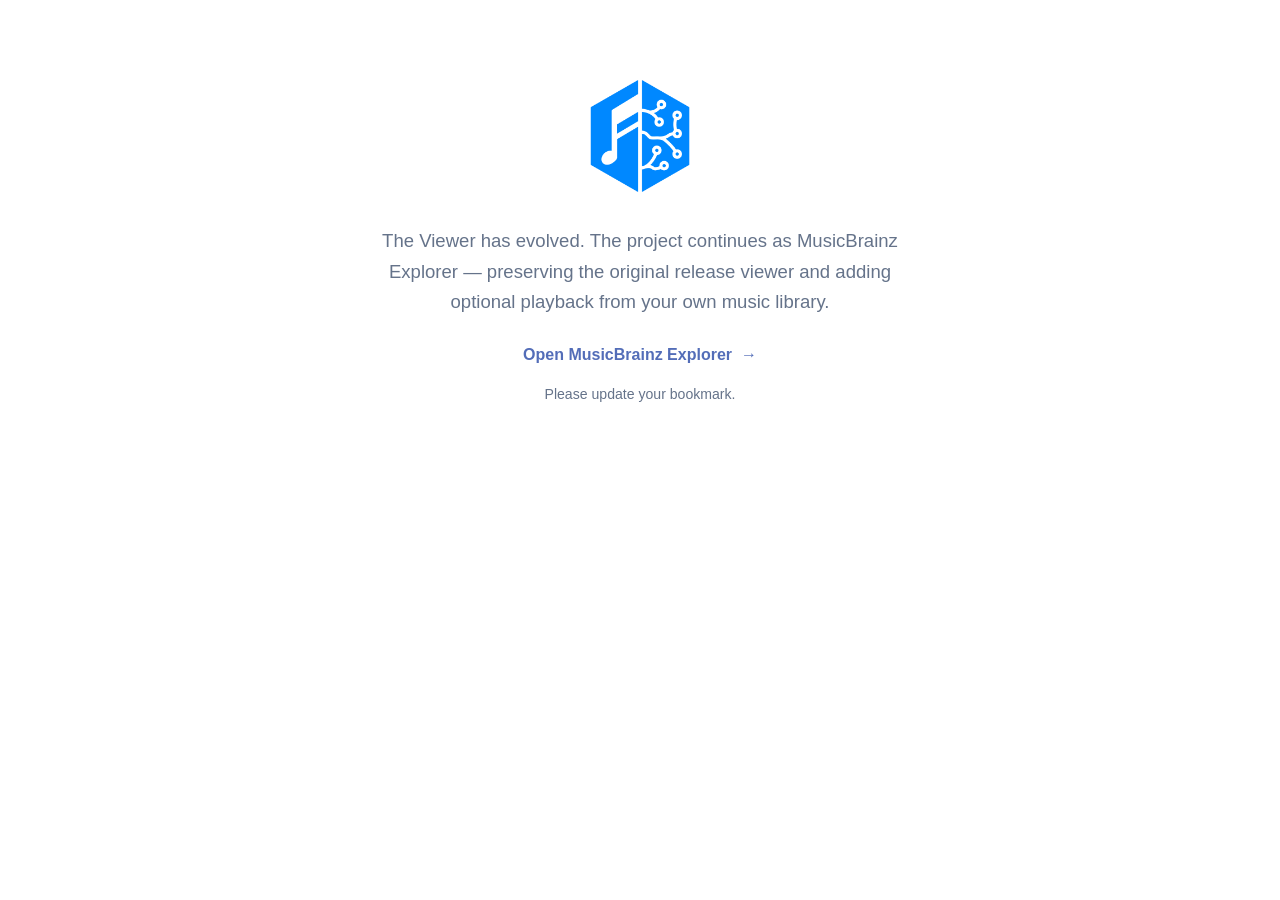
<file: index.html>
<!doctype html>
<html lang="en">

<head>
  <meta charset="utf-8">
  <meta name="viewport" content="width=device-width, initial-scale=1">
  <meta name="description" content="MusicBrainz Release Viewer continues as MusicBrainz Explorer, with the original viewer and optional playback from your own music library.">
  <meta name="author" content="György Hild">

  <meta property="og:title" content="MusicBrainz Release Viewer has evolved">
  <meta property="og:description" content="Continue with MusicBrainz Explorer — explore releases and optionally play your own music library.">
  <meta property="og:type" content="website">
  <meta property="og:url" content="https://hildgyorgy.github.io/mb-release-viewer/">
  <meta property="og:image" content="https://hildgyorgy.github.io/mb-release-viewer/apple-touch-icon.png">

  <title>MusicBrainz Release Viewer has evolved</title>
  <link rel="canonical" href="https://hildgyorgy.github.io/mb-explorer/">
  <link rel="icon" href="favicon.ico">
  <link rel="icon" type="image/png" sizes="32x32" href="./favicon-32x32.png">
  <link rel="icon" type="image/png" sizes="16x16" href="./favicon-16x16.png">
  <link rel="apple-touch-icon" sizes="180x180" href="./apple-touch-icon.png">

  <style>
    :root {
      color-scheme: light dark;
      --background: #ffffff;
      --text: #13294b;
      --muted: #65738a;
      --link: #536db8;
    }

    * {
      box-sizing: border-box;
    }

    html,
    body {
      min-height: 100%;
      margin: 0;
    }

    body {
      display: grid;
      place-items: center;
      padding: 32px 20px;
      background: var(--background);
      color: var(--text);
      font-family: -apple-system, BlinkMacSystemFont, "Segoe UI", sans-serif;
      text-align: center;
    }

    main {
      width: min(100%, 660px);
    }

    .card {
      padding: clamp(24px, 6vw, 48px);
    }

    .logo {
      display: block;
      width: 112px;
      height: 112px;
      margin: 0 auto 34px;
      object-fit: contain;
    }

    h1 {
      margin: 0;
      font-size: clamp(1rem, 2.5vw, 1.16rem);
      font-weight: 400;
      line-height: 1.65;
      color: var(--muted);
    }

    .explorer-link {
      display: inline-block;
      margin-top: 28px;
      color: var(--link);
      font-weight: 700;
      text-decoration: none;
      transition: color 160ms ease;
    }

    .explorer-link:hover {
      color: color-mix(in srgb, var(--link) 76%, var(--text));
    }

    .explorer-link:focus-visible {
      outline: 2px solid var(--link);
      outline-offset: 4px;
    }

    .bookmark-note {
      margin: 22px 0 0;
      color: var(--muted);
      font-size: 0.88rem;
    }

    @media (prefers-color-scheme: dark) {
      :root {
        --background: #090c11;
        --text: #eef2fb;
        --muted: #a8b0c0;
        --link: #8da7ed;
      }
    }

    @media (prefers-reduced-motion: reduce) {
      .explorer-link {
        transition: none;
      }
    }

    @media (max-width: 520px) {
      body {
        padding: 18px;
      }

      .logo {
        width: 92px;
        height: 92px;
        margin-bottom: 28px;
      }
    }
  </style>
</head>

<body>
  <main>
    <section class="card" aria-labelledby="page-title">
      <img class="logo" src="./assets/icons/MB_go.png" alt="MusicBrainz Explorer logo">
      <h1 id="page-title">
        The Viewer has evolved. The project continues as MusicBrainz Explorer — preserving the original release viewer and adding optional playback from your own music library.
      </h1>
      <a class="explorer-link" href="https://hildgyorgy.github.io/mb-explorer/">
        Open MusicBrainz Explorer&nbsp; →
      </a>
      <p class="bookmark-note">Please update your bookmark.</p>
    </section>
  </main>
</body>

</html>
</file>
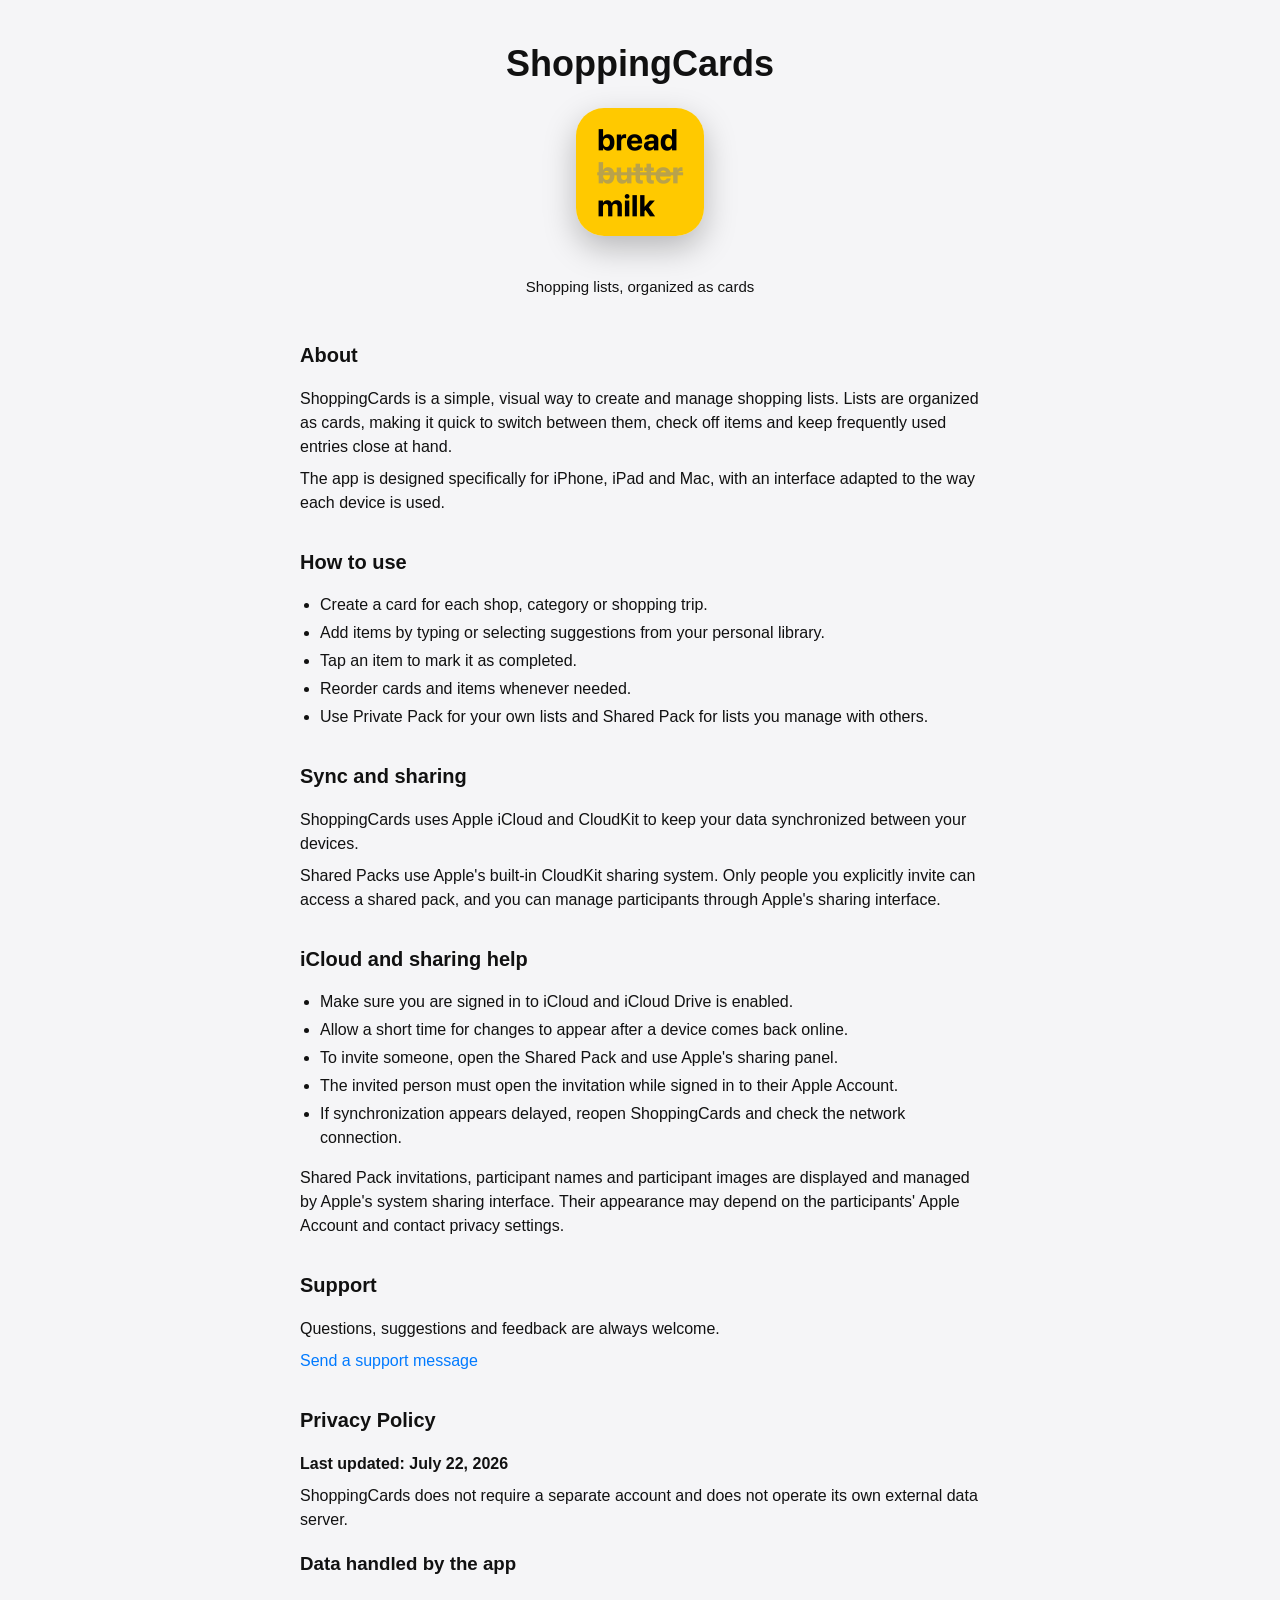
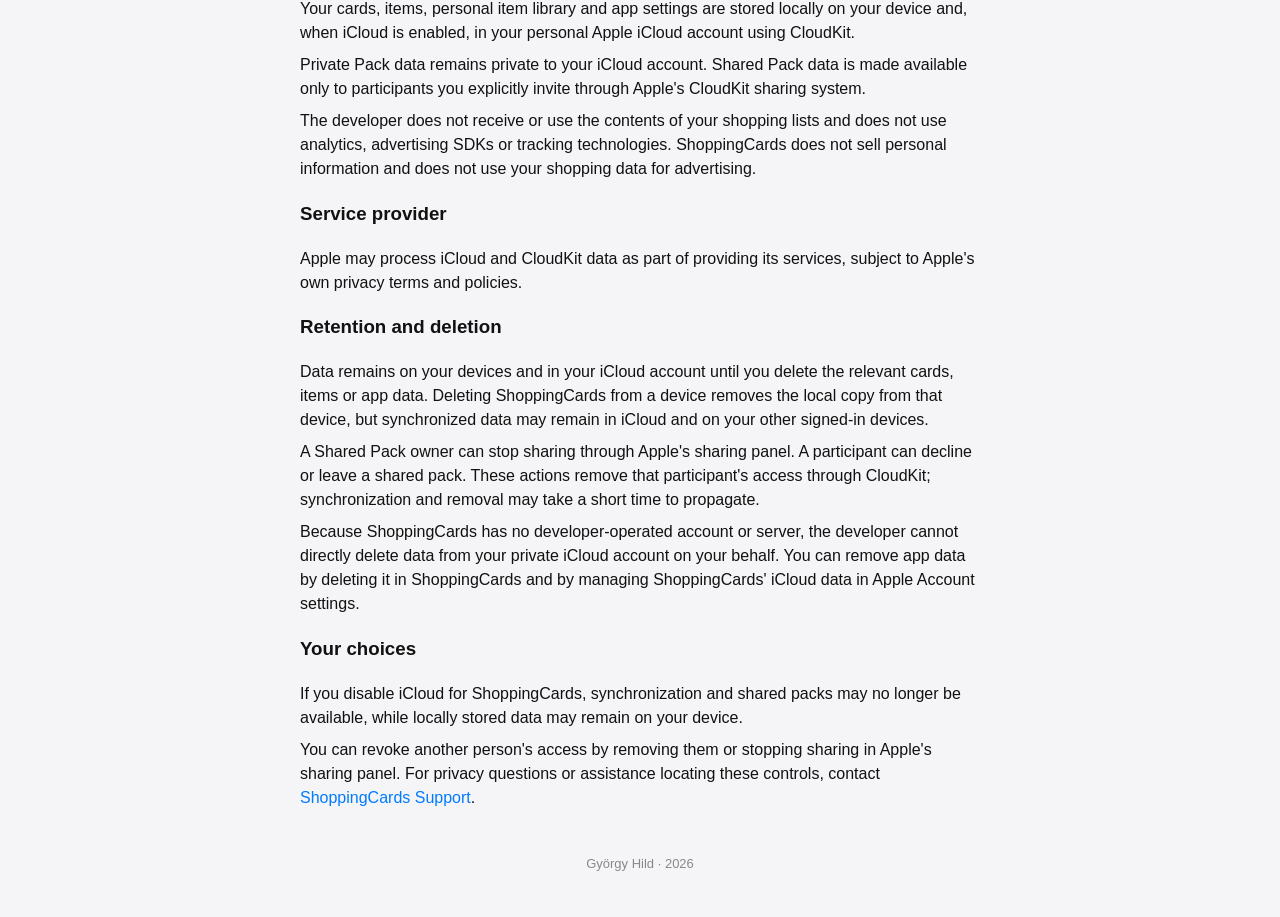
<file: shoppingcards-support.html>
<!DOCTYPE html>
<html lang="en">

<head>
    <meta charset="UTF-8">
    <meta name="viewport" content="width=device-width, initial-scale=1.0">
    <title>ShoppingCards Support</title>

    <style>
        :root {
            color-scheme: light dark;
        }

        body {
            font-family: -apple-system, BlinkMacSystemFont, "Segoe UI", Roboto, sans-serif;
            line-height: 1.5;
            margin: 0;
            background: #f5f5f7;
            color: #111;
        }

        .container {
            max-width: 680px;
            margin: 0 auto;
            padding: 44px 22px;
        }

        .hero {
            text-align: center;
            margin-bottom: 42px;
        }

        .hero h1 {
            font-size: 36px;
            line-height: 1.1;
            margin: 0 0 24px;
            font-weight: 700;
        }

        .logo {
            width: 128px;
            height: 128px;
            margin: 0 auto 40px;
        }

        .logo img {
            display: block;
            width: 100%;
            height: 100%;
            border-radius: 28px;
            box-shadow: 0 12px 32px rgba(0, 0, 0, 0.25);
        }

        .subtitle {
            font-size: 15px;
            margin: 0;
            text-align: center;
        }

        h2 {
            margin-top: 32px;
            font-size: 20px;
        }

        p {
            margin: 8px 0;
        }

        ul {
            padding-left: 20px;
        }

        li {
            margin: 4px 0;
        }

        a {
            color: #007aff;
            text-decoration: none;
        }

        a:hover {
            text-decoration: underline;
        }

        .footer {
            margin-top: 44px;
            font-size: 13px;
            color: #888;
            text-align: center;
        }

        @media (prefers-color-scheme: dark) {
            body {
                background: #111;
                color: #f5f5f7;
            }

            .footer {
                color: #888;
            }
        }
    </style>
</head>

<body>
    <main class="container">
        <header class="hero">
            <h1>ShoppingCards</h1>

             <div class="logo" aria-hidden="true">
                <img src="https://hildgyorgy.github.io/mb-release-viewer/ShoppingCards.png" alt="ShoppingCards icon">
            </div>

            <p class="subtitle">Shopping lists, organized as cards</p>
        </header>

        <h2>About</h2>
        <p>
            ShoppingCards is a simple, visual way to create and manage shopping lists.
            Lists are organized as cards, making it quick to switch between them, check off items
            and keep frequently used entries close at hand.
        </p>
        <p>
            The app is designed specifically for iPhone, iPad and Mac, with an interface adapted
            to the way each device is used.
        </p>

        <h2>How to use</h2>
        <ul>
            <li>Create a card for each shop, category or shopping trip.</li>
            <li>Add items by typing or selecting suggestions from your personal library.</li>
            <li>Tap an item to mark it as completed.</li>
            <li>Reorder cards and items whenever needed.</li>
            <li>Use Private Pack for your own lists and Shared Pack for lists you manage with others.</li>
        </ul>

        <h2>Sync and sharing</h2>
        <p>
            ShoppingCards uses Apple iCloud and CloudKit to keep your data synchronized between
            your devices.
        </p>
        <p>
            Shared Packs use Apple's built-in CloudKit sharing system. Only people you explicitly
            invite can access a shared pack, and you can manage participants through Apple's
            sharing interface.
        </p>

        <h2>iCloud and sharing help</h2>
        <ul>
            <li>Make sure you are signed in to iCloud and iCloud Drive is enabled.</li>
            <li>Allow a short time for changes to appear after a device comes back online.</li>
            <li>To invite someone, open the Shared Pack and use Apple's sharing panel.</li>
            <li>The invited person must open the invitation while signed in to their Apple Account.</li>
            <li>If synchronization appears delayed, reopen ShoppingCards and check the network connection.</li>
        </ul>
        <p>
            Shared Pack invitations, participant names and participant images are displayed and
            managed by Apple's system sharing interface. Their appearance may depend on the
            participants' Apple Account and contact privacy settings.
        </p>

        <h2>Support</h2>
        <p>
            Questions, suggestions and feedback are always welcome.
        </p>
        <p>
            <a href="mailto:hild.gyorgy@freemail.hu?subject=ShoppingCards%20Support">Send a support message</a>
        </p>

        <section aria-labelledby="privacy">
            <h2 id="privacy">Privacy Policy</h2>

            <p><strong>Last updated: July 22, 2026</strong></p>

            <p>
                ShoppingCards does not require a separate account and does not operate its own
                external data server.
            </p>

            <h3>Data handled by the app</h3>

            <p>
                Your cards, items, personal item library and app settings are stored locally on
                your device and, when iCloud is enabled, in your personal Apple iCloud account
                using CloudKit.
            </p>

            <p>
                Private Pack data remains private to your iCloud account. Shared Pack data is made
                available only to participants you explicitly invite through Apple's CloudKit
                sharing system.
            </p>

            <p>
                The developer does not receive or use the contents of your shopping lists and does
                not use analytics, advertising SDKs or tracking technologies. ShoppingCards does
                not sell personal information and does not use your shopping data for advertising.
            </p>

            <h3>Service provider</h3>

            <p>
                Apple may process iCloud and CloudKit data as part of providing its services,
                subject to Apple's own privacy terms and policies.
            </p>

            <h3>Retention and deletion</h3>

            <p>
                Data remains on your devices and in your iCloud account until you delete the
                relevant cards, items or app data. Deleting ShoppingCards from a device removes
                the local copy from that device, but synchronized data may remain in iCloud and on
                your other signed-in devices.
            </p>

            <p>
                A Shared Pack owner can stop sharing through Apple's sharing panel. A participant
                can decline or leave a shared pack. These actions remove that participant's access
                through CloudKit; synchronization and removal may take a short time to propagate.
            </p>

            <p>
                Because ShoppingCards has no developer-operated account or server, the developer
                cannot directly delete data from your private iCloud account on your behalf. You
                can remove app data by deleting it in ShoppingCards and by managing ShoppingCards'
                iCloud data in Apple Account settings.
            </p>

            <h3>Your choices</h3>

            <p>
                If you disable iCloud for ShoppingCards, synchronization and shared packs may no
                longer be available, while locally stored data may remain on your device.
            </p>

            <p>
                You can revoke another person's access by removing them or stopping sharing in
                Apple's sharing panel. For privacy questions or assistance locating these controls,
                contact
                <a href="mailto:hild.gyorgy@freemail.hu?subject=ShoppingCards%20Privacy">ShoppingCards Support</a>.
            </p>
        </section>

        <div class="footer">
            György Hild · 2026
        </div>
    </main>
</body>

</html>
</file>
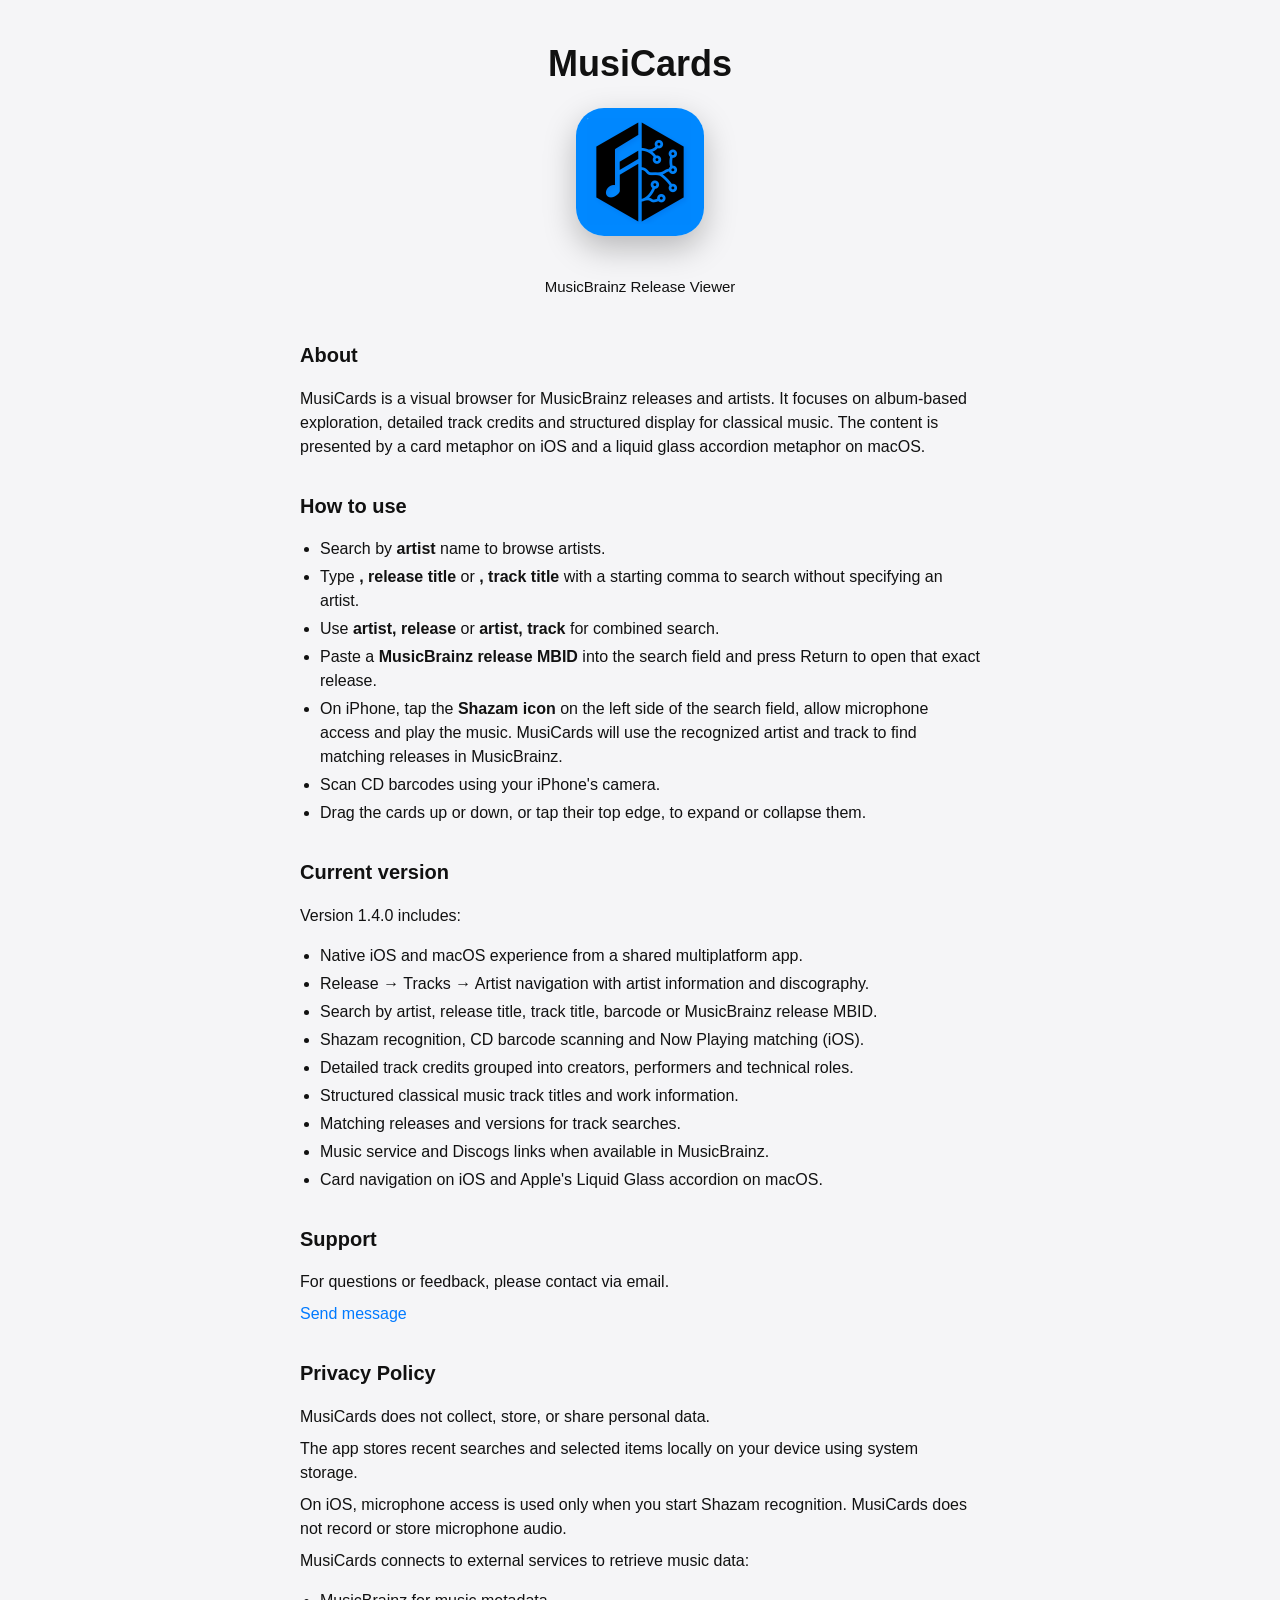
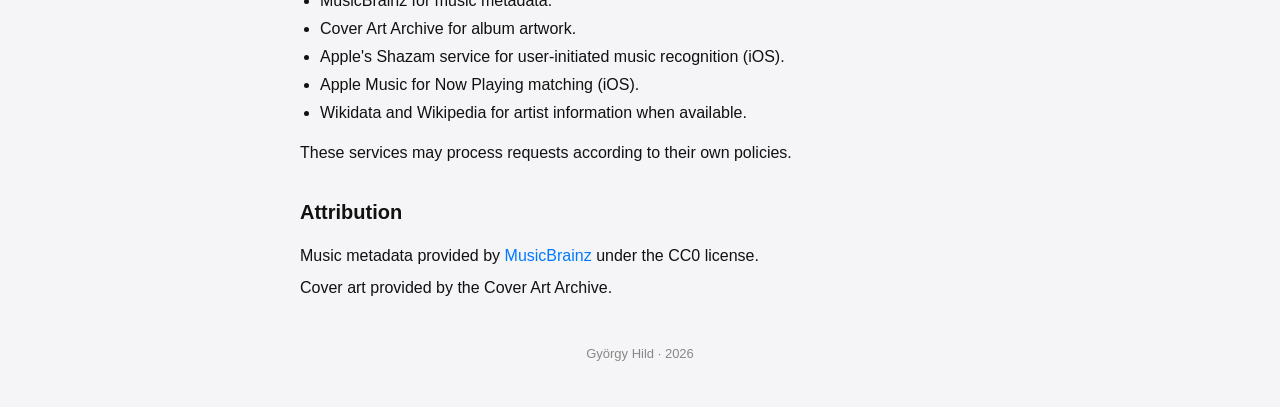
<file: support.html>
<!DOCTYPE html>
<html lang="en">

<head>
    <meta charset="UTF-8">
    <meta name="viewport" content="width=device-width, initial-scale=1.0">
    <title>MusiCards Support</title>

    <style>
        :root {
            color-scheme: light dark;
        }

        body {
            font-family: -apple-system, BlinkMacSystemFont, "Segoe UI", Roboto, sans-serif;
            line-height: 1.5;
            margin: 0;
            background: #f5f5f7;
            color: #111;
        }

        .container {
            max-width: 680px;
            margin: 0 auto;
            padding: 44px 22px;
        }

        .hero {
            text-align: center;
            margin-bottom: 42px;
        }

        .hero h1 {
            font-size: 36px;
            line-height: 1.1;
            margin: 0 0 24px;
            font-weight: 700;
        }

        .logo {
            width: 128px;
            height: 128px;
            margin: 0 auto 40px;
        }

        .logo img {
            display: block;
            width: 100%;
            height: 100%;
            border-radius: 28px;
            box-shadow: 0 12px 32px rgba(0, 0, 0, 0.25);
        }

        .subtitle {
            font-size: 15px;
            margin: 0;
            text-align: center;
        }

        h2 {
            margin-top: 32px;
            font-size: 20px;
        }

        p {
            margin: 8px 0;
        }

        ul {
            padding-left: 20px;
        }

        li {
            margin: 4px 0;
        }

        a {
            color: #007aff;
            text-decoration: none;
        }

        a:hover {
            text-decoration: underline;
        }

        .footer {
            margin-top: 44px;
            font-size: 13px;
            color: #888;
            text-align: center;
        }

        @media (prefers-color-scheme: dark) {
            body {
                background: #111;
                color: #f5f5f7;
            }

            .footer {
                color: #888;
            }
        }
    </style>
</head>

<body>
    <main class="container">
        <header class="hero">
            <h1>MusiCards</h1>

            <div class="logo" aria-hidden="true">
                <img src="https://hildgyorgy.github.io/mb-release-viewer/MusiCards.png" alt="MusiCards icon">
            </div>

            <p class="subtitle">MusicBrainz Release Viewer</p>
        </header>

        <h2>About</h2>
        <p>
            MusiCards is a visual browser for MusicBrainz releases and artists.
            It focuses on album-based exploration, detailed track credits and structured display for classical music.
            The content is presented by a card metaphor on iOS and a liquid glass accordion metaphor on macOS.
        </p>

        <h2>How to use</h2>
        <ul>
            <li>Search by <strong>artist</strong> name to browse artists.</li>
            <li>Type <strong>, release title</strong> or <strong>, track title</strong> with a starting comma to search
                without specifying an artist.</li>
            <li>Use <strong>artist, release</strong> or <strong>artist, track</strong> for combined search.</li>
            <li>Paste a <strong>MusicBrainz release MBID</strong> into the search field and press Return to open that
                exact release.</li>
            <li>On iPhone, tap the <strong>Shazam icon</strong> on the left side of the search field, allow microphone
                access and play the music. MusiCards will use the recognized artist and track to find matching
                releases in MusicBrainz.</li>
            <li>Scan CD barcodes using your iPhone's camera.</li>
            <li>Drag the cards up or down, or tap their top edge, to expand or collapse them.</li>
        </ul>

        <h2>Current version</h2>
        <p>Version 1.4.0 includes:</p>
        <ul>
            <li>Native iOS and macOS experience from a shared multiplatform app.</li>
            <li>Release → Tracks → Artist navigation with artist information and discography.</li>
            <li>Search by artist, release title, track title, barcode or MusicBrainz release MBID.</li>
            <li>Shazam recognition, CD barcode scanning and Now Playing matching (iOS).</li>
            <li>Detailed track credits grouped into creators, performers and technical roles.</li>
            <li>Structured classical music track titles and work information.</li>
            <li>Matching releases and versions for track searches.</li>
            <li>Music service and Discogs links when available in MusicBrainz.</li>
            <li>Card navigation on iOS and Apple's Liquid Glass accordion on macOS.</li>
        </ul>

        <h2>Support</h2>
        <p>
            For questions or feedback, please contact via email.
        </p>
        <p>
            <a href="mailto:hild.gyorgy@freemail.hu">Send message</a>
        </p>

        <h2 id="privacy">Privacy Policy</h2>
        <p>
            MusiCards does not collect, store, or share personal data.
        </p>
        <p>
            The app stores recent searches and selected items locally on your device using system storage.
        </p>
        <p>
            On iOS, microphone access is used only when you start Shazam recognition. MusiCards does not record or
            store microphone audio.
        </p>
        <p>
            MusiCards connects to external services to retrieve music data:
        </p>
        <ul>
            <li>MusicBrainz for music metadata.</li>
            <li>Cover Art Archive for album artwork.</li>
            <li>Apple's Shazam service for user-initiated music recognition (iOS).</li>
            <li>Apple Music for Now Playing matching (iOS).</li>
            <li>Wikidata and Wikipedia for artist information when available.</li>
        </ul>
        <p>
            These services may process requests according to their own policies.
        </p>

        <h2>Attribution</h2>
        <p>
            Music metadata provided by <a href="https://musicbrainz.org">MusicBrainz</a> under the CC0 license.
        </p>
        <p>
            Cover art provided by the Cover Art Archive.
        </p>

        <div class="footer">
            György Hild · 2026
        </div>

    </main>
</body>

</html>
</file>
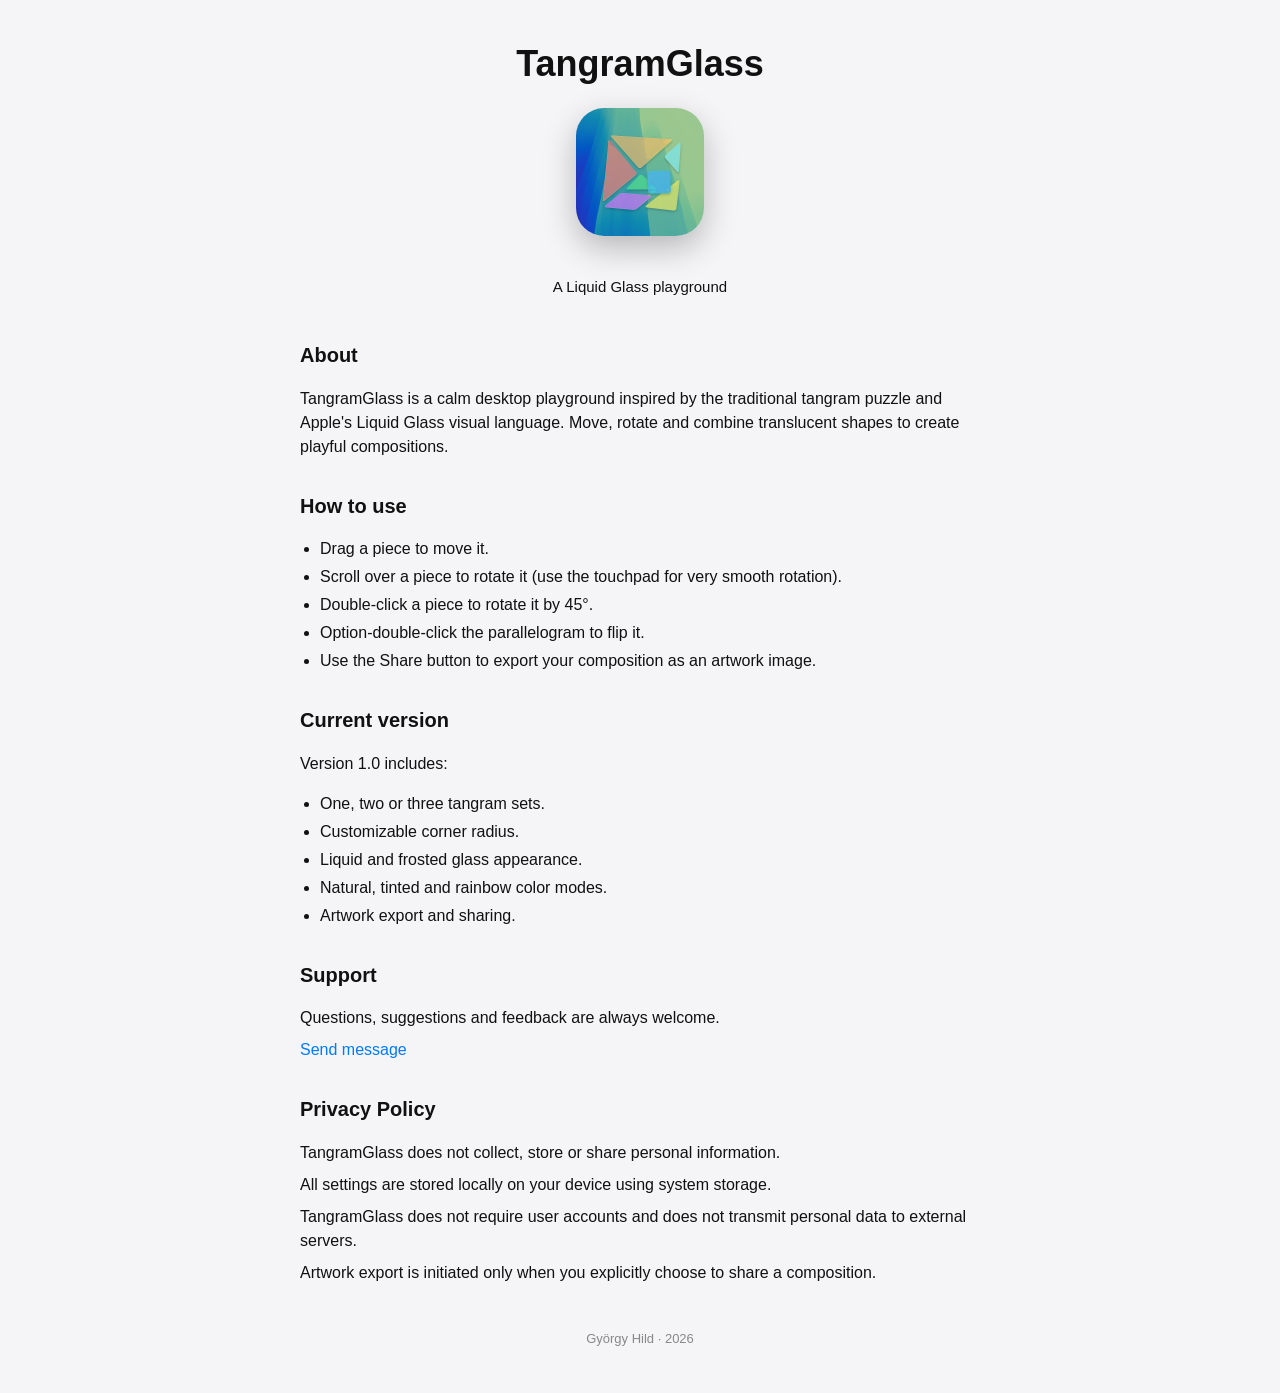
<file: support2.html>
<!DOCTYPE html>
<html lang="en">

<head>
    <meta charset="UTF-8">
    <meta name="viewport" content="width=device-width, initial-scale=1.0">
    <title>TangramGlass Support</title>

    <style>
        :root {
            color-scheme: light dark;
        }

        body {
            font-family: -apple-system, BlinkMacSystemFont, "Segoe UI", Roboto, sans-serif;
            line-height: 1.5;
            margin: 0;
            background: #f5f5f7;
            color: #111;
        }

        .container {
            max-width: 680px;
            margin: 0 auto;
            padding: 44px 22px;
        }

        .hero {
            text-align: center;
            margin-bottom: 42px;
        }

        .hero h1 {
            font-size: 36px;
            line-height: 1.1;
            margin: 0 0 24px;
            font-weight: 700;
        }

        .logo {
            width: 128px;
            height: 128px;
            margin: 0 auto 40px;
        }

        .logo img {
            display: block;
            width: 100%;
            height: 100%;
            border-radius: 28px;
            box-shadow: 0 12px 32px rgba(0, 0, 0, 0.25);
        }

        .subtitle {
            font-size: 15px;
            margin: 0;
            text-align: center;
        }

        h2 {
            margin-top: 32px;
            font-size: 20px;
        }

        p {
            margin: 8px 0;
        }

        ul {
            padding-left: 20px;
        }

        li {
            margin: 4px 0;
        }

        a {
            color: #007aff;
            text-decoration: none;
        }

        a:hover {
            text-decoration: underline;
        }

        .footer {
            margin-top: 44px;
            font-size: 13px;
            color: #888;
            text-align: center;
        }

        @media (prefers-color-scheme: dark) {
            body {
                background: #111;
                color: #f5f5f7;
            }

            .footer {
                color: #888;
            }
        }
    </style>
</head>

<body>
    <main class="container">
        <header class="hero">
            <h1>TangramGlass</h1>
            <div class="logo" aria-hidden="true">
                <img src="https://hildgyorgy.github.io/mb-release-viewer/TangramGlass.png" alt="TangramGlass icon">
            </div>
            <p class="subtitle">A Liquid Glass playground</p>

        </header>

        <h2>About</h2>
        <p>
            TangramGlass is a calm desktop playground inspired by the traditional tangram puzzle and Apple's Liquid
            Glass visual language.
            Move, rotate and combine translucent shapes to create playful compositions.
        </p>

        <h2>How to use</h2>
        <ul>
            <li>Drag a piece to move it.</li>
            <li>Scroll over a piece to rotate it (use the touchpad for very smooth rotation).</li>
            <li>Double-click a piece to rotate it by 45°.</li>
            <li>Option-double-click the parallelogram to flip it.</li>
            <li>Use the Share button to export your composition as an artwork image.</li>
        </ul>

        <h2>Current version</h2>
        <p>Version 1.0 includes:</p>
        <ul>
            <li>One, two or three tangram sets.</li>
            <li>Customizable corner radius.</li>
            <li>Liquid and frosted glass appearance.</li>
            <li>Natural, tinted and rainbow color modes.</li>
            <li>Artwork export and sharing.</li>
        </ul>

        <h2>Support</h2>
        <p>
            Questions, suggestions and feedback are always welcome.
        </p>
        <p>
            <a href="mailto:hild.gyorgy@freemail.hu">Send message</a>
        </p>

        <h2 id="privacy">Privacy Policy</h2>
        <p>
            TangramGlass does not collect, store or share personal information.
        </p>
        <p>
            All settings are stored locally on your device using system storage.
        </p>
        <p>
            TangramGlass does not require user accounts and does not transmit personal data to external servers.
        </p>
        <p>
            Artwork export is initiated only when you explicitly choose to share a composition.
        </p>

        <div class="footer">
            György Hild · 2026
        </div>

    </main>
</body>

</html>
</file>
